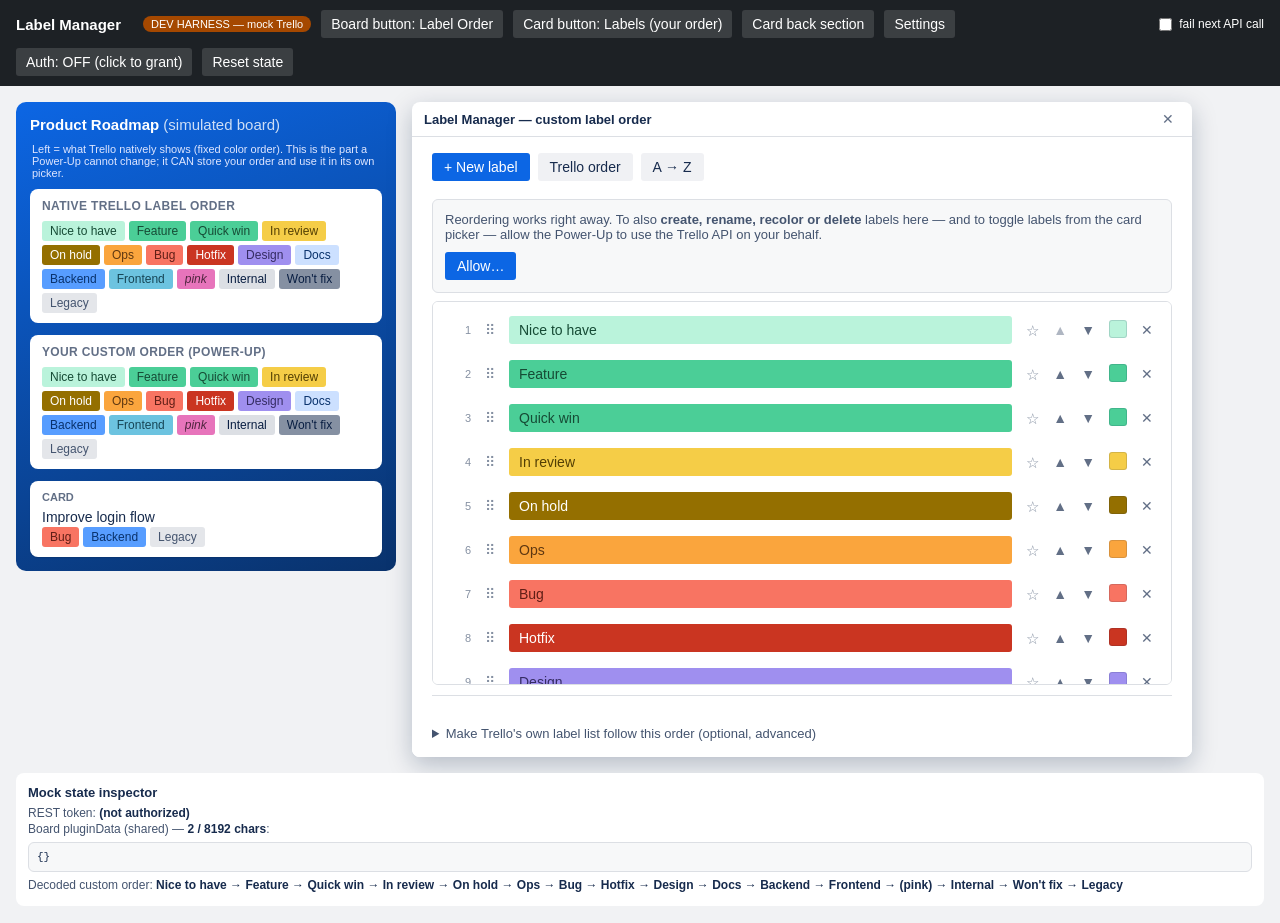
<file: dev/index.html>
<!DOCTYPE html>
<html lang="en">
<head>
  <meta charset="utf-8">
  <title>Label Manager — Dev Harness</title>
  <meta name="viewport" content="width=device-width, initial-scale=1">
  <style>
    * { box-sizing: border-box; }
    body {
      margin: 0;
      font-family: -apple-system, BlinkMacSystemFont, "Segoe UI", Roboto, sans-serif;
      font-size: 14px;
      color: #172b4d;
      background: #f1f2f4;
    }
    header {
      background: #1d2125;
      color: #fff;
      padding: 10px 16px;
      display: flex;
      align-items: center;
      gap: 10px;
      flex-wrap: wrap;
    }
    header h1 { font-size: 15px; margin: 0 12px 0 0; font-weight: 600; }
    header .pill { font-size: 11px; background: #a54800; padding: 2px 8px; border-radius: 10px; }
    header button {
      font: inherit; border: none; border-radius: 3px; padding: 6px 10px; cursor: pointer;
      background: #ffffff22; color: #fff;
    }
    header button:hover { background: #ffffff3b; }
    header label { font-size: 12px; display: inline-flex; gap: 4px; align-items: center; }
    main { display: flex; gap: 16px; padding: 16px; align-items: flex-start; flex-wrap: wrap; }

    /* fake board panel */
    .board {
      flex: 0 0 380px;
      background: linear-gradient(160deg, #0c66e4, #09326c);
      border-radius: 10px;
      padding: 14px;
      color: #fff;
    }
    .board h2 { margin: 0 0 10px; font-size: 15px; }
    .panel {
      background: #fff;
      color: #172b4d;
      border-radius: 8px;
      padding: 10px 12px;
      margin-bottom: 12px;
    }
    .panel h3 { margin: 0 0 8px; font-size: 12px; text-transform: uppercase; letter-spacing: .03em; color: #626f86; }
    .chips { display: flex; flex-wrap: wrap; gap: 4px; }
    .chip {
      display: inline-flex; align-items: center; height: 20px; padding: 0 8px;
      border-radius: 3px; font-size: 12px; font-weight: 500; max-width: 100%;
    }
    .chip span { overflow: hidden; text-overflow: ellipsis; white-space: nowrap; }
    .cardmock { background: #fff; border-radius: 8px; padding: 10px 12px; box-shadow: 0 1px 1px rgba(9,30,66,.25); color: #172b4d; }
    .cardmock .title { font-weight: 500; margin: 6px 0 2px; }
    .note { font-size: 11px; color: #dfe6ff; margin: 4px 2px 10px; }

    /* stage for power-up iframes */
    .stage { flex: 1 1 460px; min-width: 340px; }
    .frame-shell {
      background: #fff; border-radius: 8px; box-shadow: 0 8px 24px rgba(9,30,66,.25);
      overflow: hidden; display: none;
    }
    .frame-shell.open { display: block; }
    .frame-shell.popup { width: 320px; }
    .frame-shell.modal { width: 100%; max-width: 780px; }
    .frame-title {
      display: flex; justify-content: space-between; align-items: center;
      padding: 8px 12px; border-bottom: 1px solid #dcdfe4; font-weight: 600; font-size: 13px;
    }
    .frame-title button { border: none; background: transparent; cursor: pointer; font-size: 14px; color: #626f86; }
    .frame-shell iframe { display: block; width: 100%; border: none; height: 480px; }
    .frame-shell.modal iframe { height: 620px; }

    /* inspector */
    .inspector { flex: 1 1 100%; background: #fff; border-radius: 8px; padding: 12px; }
    .inspector h3 { margin: 0 0 6px; font-size: 13px; }
    .inspector pre {
      background: #f7f8f9; border: 1px solid #dcdfe4; border-radius: 6px;
      padding: 8px; font-size: 11px; overflow: auto; max-height: 140px; margin: 6px 0;
      white-space: pre-wrap; word-break: break-all;
    }
    .kv { font-size: 12px; color: #44546f; margin: 2px 0; }
    .kv b { color: #172b4d; }
  </style>
</head>
<body>
  <header>
    <h1>Label Manager</h1><span class="pill">DEV HARNESS — mock Trello</span>
    <button id="open-manager">Board button: Label Order</button>
    <button id="open-picker">Card button: Labels (your order)</button>
    <button id="open-section">Card back section</button>
    <button id="open-settings">Settings</button>
    <span style="flex:1"></span>
    <label><input type="checkbox" id="fail-next"> fail next API call</label>
    <button id="toggle-auth">Auth: …</button>
    <button id="reset">Reset state</button>
  </header>

  <main>
    <div class="board">
      <h2>Product Roadmap <span style="font-weight:400;opacity:.8">(simulated board)</span></h2>
      <div class="note">Left = what Trello natively shows (fixed color order). This is the part a
        Power-Up cannot change; it CAN store your order and use it in its own picker.</div>
      <div class="panel">
        <h3>Native Trello label order</h3>
        <div class="chips" id="native-chips"></div>
      </div>
      <div class="panel">
        <h3>Your custom order (Power-Up)</h3>
        <div class="chips" id="custom-chips"></div>
      </div>
      <div class="cardmock">
        <h3 style="margin:0;font-size:11px;color:#626f86;text-transform:uppercase">Card</h3>
        <div class="title" id="card-name">…</div>
        <div class="chips" id="card-chips"></div>
      </div>
    </div>

    <div class="stage">
      <div class="frame-shell" id="shell">
        <div class="frame-title"><span id="frame-title-text"></span><button id="frame-close">✕</button></div>
        <iframe id="frame" title="Power-Up iframe"></iframe>
      </div>
    </div>

    <div class="inspector">
      <h3>Mock state inspector</h3>
      <div class="kv">REST token: <b id="ins-token"></b></div>
      <div class="kv">Board pluginData (shared) — <b id="ins-size"></b>:</div>
      <pre id="ins-plugindata"></pre>
      <div class="kv">Decoded custom order: <b id="ins-order"></b></div>
    </div>
  </main>

  <script src="./mock-trello.js"></script>
  <script src="../js/labels.js"></script>
  <script src="../js/order.js"></script>
  <script>
    (function () {
      'use strict';
      var state = window.__MOCK_STATE__;
      var SAVE_KEY = 'lm-mock-state';

      // Restore persisted state (keep object identity — iframes share it).
      try {
        var saved = sessionStorage.getItem(SAVE_KEY);
        if (saved) {
          var parsed = JSON.parse(saved);
          Object.keys(parsed).forEach(function (k) { state[k] = parsed[k]; });
        }
      } catch (e) { /* fresh start */ }

      var refreshTimer = null;
      function notify() {
        if (refreshTimer) clearTimeout(refreshTimer);
        refreshTimer = setTimeout(refresh, 60);
      }

      var shell = document.getElementById('shell');
      var frame = document.getElementById('frame');
      var frameTitle = document.getElementById('frame-title-text');

      function openFrame(url, title, kind) {
        var src = '../' + String(url).replace(/^\.\//, '');
        src += (src.indexOf('?') === -1 ? '?' : '&') + 'mock=1';
        shell.className = 'frame-shell open ' + kind;
        frameTitle.textContent = title;
        frame.src = src;
      }
      function closeFrame() {
        shell.className = 'frame-shell';
        frame.src = 'about:blank';
      }

      window.__MOCK__ = { state: state, notify: notify, openFrame: openFrame, closeFrame: closeFrame };

      /* ---------- rendering ---------- */

      function chip(label, into) {
        var info = window.LM_LABELS.colorInfo(label.color);
        var c = document.createElement('span');
        c.className = 'chip';
        c.style.background = info.bg;
        c.style.color = info.fg;
        var s = document.createElement('span');
        s.textContent = label.name || info.name;
        if (!label.name) s.style.fontStyle = 'italic';
        c.appendChild(s);
        into.appendChild(c);
      }

      function renderChips(id, labels) {
        var box = document.getElementById(id);
        box.textContent = '';
        labels.forEach(function (l) { chip(l, box); });
        if (!labels.length) box.textContent = '—';
      }

      function refresh() {
        try { sessionStorage.setItem(SAVE_KEY, JSON.stringify(state)); } catch (e) {}

        var orderStr = (state.pluginData['board:shared'] || {})[window.LM_ORDER.STORAGE_KEY] || '';
        var native = state.board.labels.slice().sort(window.LM_LABELS.nativeCompare);
        var custom = window.LM_ORDER.applyOrder(state.board.labels, orderStr);
        var onCard = state.board.labels.filter(function (l) { return state.card.idLabels.indexOf(l.id) !== -1; });

        renderChips('native-chips', native);
        renderChips('custom-chips', custom);
        renderChips('card-chips', onCard.slice().sort(window.LM_LABELS.nativeCompare));
        document.getElementById('card-name').textContent = state.card.name;

        document.getElementById('ins-token').textContent = state.token || '(not authorized)';
        document.getElementById('fail-next').checked = !!state.failNext;
        document.getElementById('toggle-auth').textContent = state.token ? 'Auth: ON (click to revoke)' : 'Auth: OFF (click to grant)';
        var pd = JSON.stringify(state.pluginData['board:shared'] || {});
        document.getElementById('ins-plugindata').textContent = pd;
        document.getElementById('ins-size').textContent = pd.length + ' / 8192 chars';
        document.getElementById('ins-order').textContent = custom.map(function (l) {
          return l.name || '(' + window.LM_LABELS.colorInfo(l.color).name + ')';
        }).join('  →  ');

        // Let open Power-Up iframes re-render, like Trello does on data changes.
        try {
          if (frame.contentWindow && typeof frame.contentWindow.__mockRender === 'function') {
            frame.contentWindow.__mockRender();
          }
        } catch (e) { /* frame mid-navigation */ }
      }

      /* ---------- controls ---------- */

      document.getElementById('open-manager').addEventListener('click', function () {
        openFrame('./manager.html', 'Label Manager — custom label order', 'modal');
      });
      document.getElementById('open-picker').addEventListener('click', function () {
        openFrame('./picker.html', 'Labels — your order', 'popup');
      });
      document.getElementById('open-settings').addEventListener('click', function () {
        openFrame('./settings.html', 'Label Manager settings', 'popup');
      });
      document.getElementById('open-section').addEventListener('click', function () {
        openFrame('./card-section.html', 'Labels — your order (card back section)', 'popup');
      });
      document.getElementById('frame-close').addEventListener('click', closeFrame);
      document.getElementById('toggle-auth').addEventListener('click', function () {
        state.token = state.token ? null : 'mock-token-manual';
        notify();
      });
      document.getElementById('fail-next').addEventListener('change', function (e) {
        state.failNext = e.target.checked;
      });
      document.getElementById('reset').addEventListener('click', function () {
        sessionStorage.removeItem(SAVE_KEY);
        window.location.reload();
      });

      refresh();
      openFrame('./manager.html', 'Label Manager — custom label order', 'modal');
    })();
  </script>
</body>
</html>
</file>
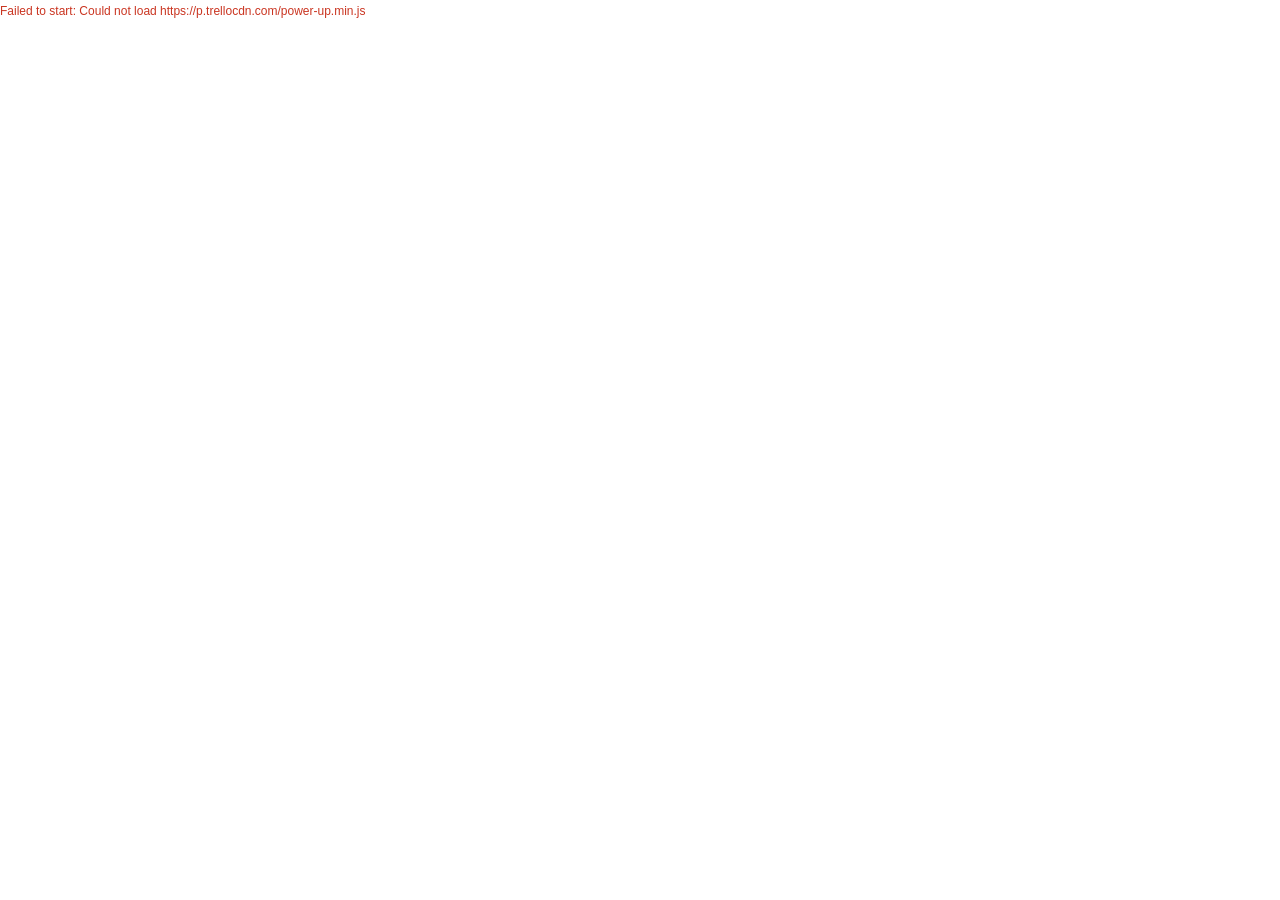
<file: card-section.html>
<!DOCTYPE html>
<html lang="en">
<head>
  <meta charset="utf-8">
  <title>Labels — your order</title>
  <meta name="viewport" content="width=device-width, initial-scale=1">
  <link rel="stylesheet" href="./css/powerup.css?v=5">
</head>
<body class="in-section">
  <div id="root" class="card-section">
    <div id="chips" class="chips-row"></div>
    <div id="status" class="status"></div>
  </div>

  <script src="./js/config.js?v=5"></script>
  <script src="./js/boot.js?v=5"></script>
  <script src="./js/labels.js?v=5"></script>
  <script src="./js/order.js?v=5"></script>
  <script src="./js/card-section.js?v=5"></script>
</body>
</html>
</file>
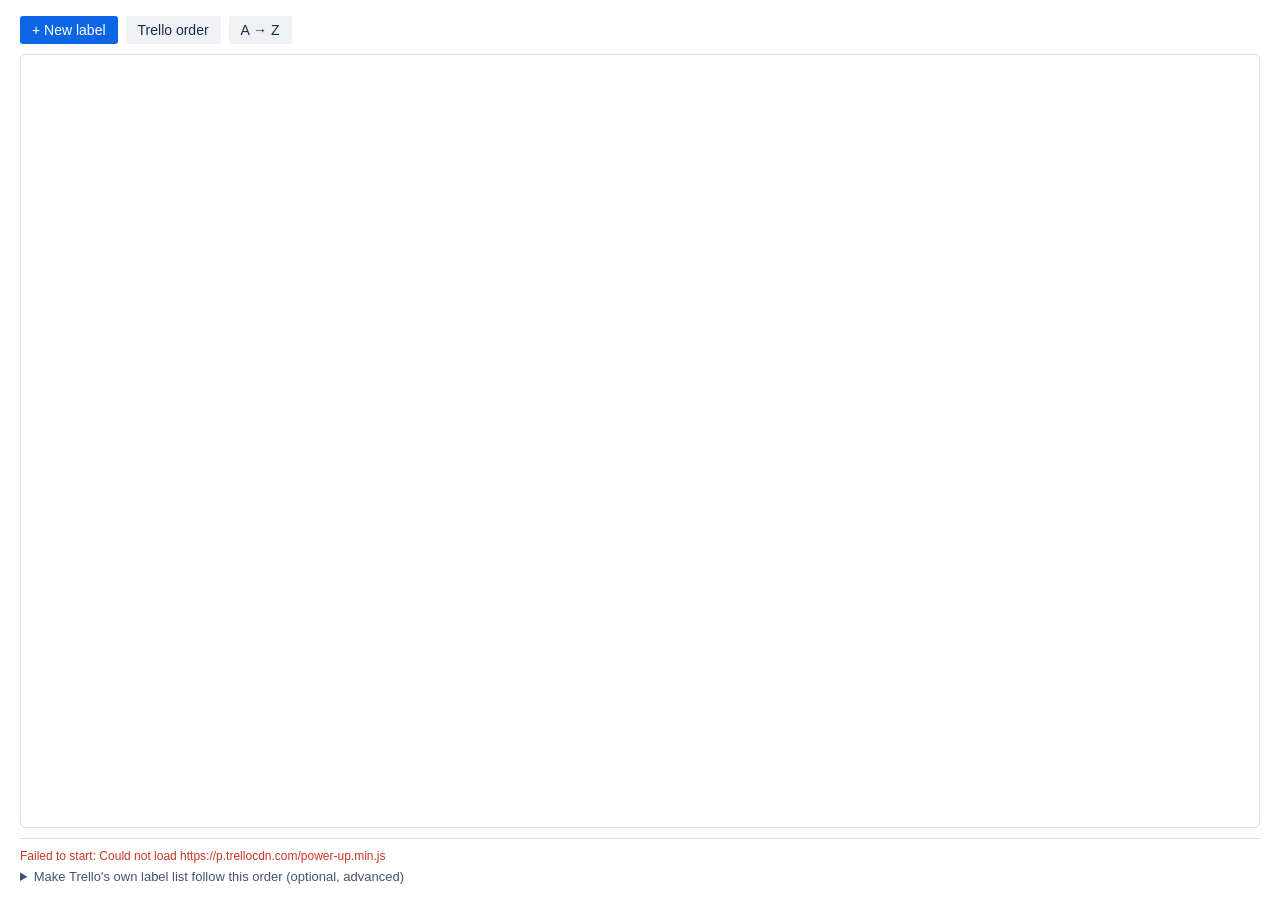
<file: manager.html>
<!DOCTYPE html>
<html lang="en">
<head>
  <meta charset="utf-8">
  <title>Label Manager</title>
  <meta name="viewport" content="width=device-width, initial-scale=1">
  <link rel="stylesheet" href="./css/powerup.css?v=5">
</head>
<body class="in-modal">
  <div class="manager" id="manager">
    <div class="manager-toolbar">
      <button id="btn-new" class="primary" title="Create a new label">+ New label</button>
      <button id="btn-sort-native" title="Arrange the list the way Trello sorts labels natively">Trello order</button>
      <button id="btn-sort-name" title="Arrange the list alphabetically">A → Z</button>
      <span class="spacer"></span>
      <span id="save-status" class="status" role="status"></span>
    </div>

    <div id="auth-panel" class="auth-panel" hidden>
      <p id="auth-text">Reordering works right away. To also <strong>create, rename, recolor or delete</strong>
        labels here — and to toggle labels from the card picker — allow the Power-Up to use
        the Trello API on your behalf.</p>
      <button id="btn-authorize" class="primary">Allow…</button>
    </div>

    <div id="label-list" class="label-list" aria-label="Labels in your custom order"></div>

    <div class="manager-footer">
      <div id="global-status" class="status" role="status"></div>
      <details class="advanced">
        <summary>Make Trello's own label list follow this order (optional, advanced)</summary>
        <div class="body">
          <p>
            Trello's built-in picker and card chips always sort by a fixed color sequence
            (subtle → normal → bold green, then yellow, orange, red, purple, blue, sky, lime, pink,
            black) — no Power-Up can change that screen directly. Two workarounds exist,
            both of which really modify your labels:
          </p>
          <p>
            <strong>1 · Number prefixes</strong> — renames labels like <code>“2· Bug”</code> so that
            name sorting reproduces your order <em>within each color group</em>. (Trello has never
            documented the within-color tie-break; community testing indicates it is by name, but
            verify on your own board.) Automations that match label names may need updating.
          </p>
          <div class="sync-tools">
            <button id="btn-prefix-apply">Add number prefixes</button>
            <button id="btn-prefix-remove">Remove number prefixes</button>
            <span id="sync-status" class="status"></span>
          </div>
          <p style="margin-top:10px">
            <strong>2 · Recolor to match</strong> — reassigns colors following Trello's palette
            sequence so your first 30 labels appear in <em>exactly</em> your custom order everywhere
            in Trello. This overwrites every affected label's color (your previous colors are backed
            up so you can undo), and colorless labels will gain a color, making them visible on card
            fronts.
          </p>
          <div class="sync-tools">
            <button id="btn-recolor-apply">Recolor to match order</button>
            <button id="btn-recolor-undo">Undo recolor</button>
            <span id="recolor-status" class="status"></span>
          </div>
        </div>
      </details>
    </div>
  </div>

  <script src="./js/config.js?v=5"></script>
  <script src="./js/boot.js?v=5"></script>
  <script src="./js/labels.js?v=5"></script>
  <script src="./js/order.js?v=5"></script>
  <script src="./js/api.js?v=5"></script>
  <script src="./js/manager.js?v=5"></script>
</body>
</html>
</file>
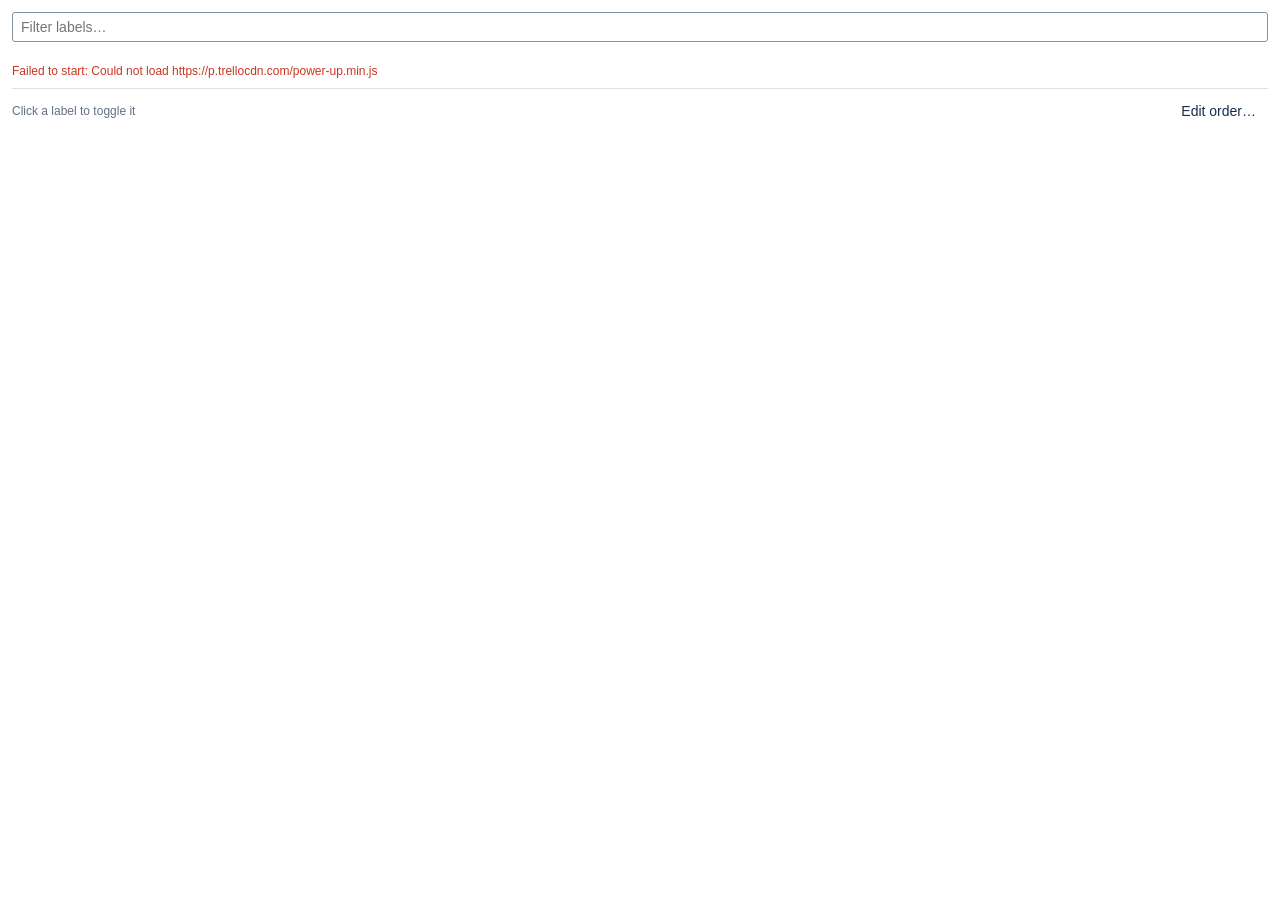
<file: picker.html>
<!DOCTYPE html>
<html lang="en">
<head>
  <meta charset="utf-8">
  <title>Labels — your order</title>
  <meta name="viewport" content="width=device-width, initial-scale=1">
  <link rel="stylesheet" href="./css/powerup.css?v=5">
</head>
<body>
  <div class="picker" id="picker">
    <input type="search" id="filter" placeholder="Filter labels…" autocomplete="off">
    <div id="auth-panel" class="auth-panel" hidden>
      <p>To toggle labels from here, allow the Power-Up to use the Trello API on your behalf (one time).</p>
      <button id="btn-authorize" class="primary">Allow…</button>
    </div>
    <div id="list" class="picker-list" aria-label="Labels in your custom order"></div>
    <div id="status" class="status" role="status"></div>
    <div class="picker-footer">
      <span class="muted">Click a label to toggle it</span>
      <button id="btn-manage" class="subtle">Edit order…</button>
    </div>
  </div>

  <script src="./js/config.js?v=5"></script>
  <script src="./js/boot.js?v=5"></script>
  <script src="./js/labels.js?v=5"></script>
  <script src="./js/order.js?v=5"></script>
  <script src="./js/api.js?v=5"></script>
  <script src="./js/picker.js?v=5"></script>
</body>
</html>
</file>
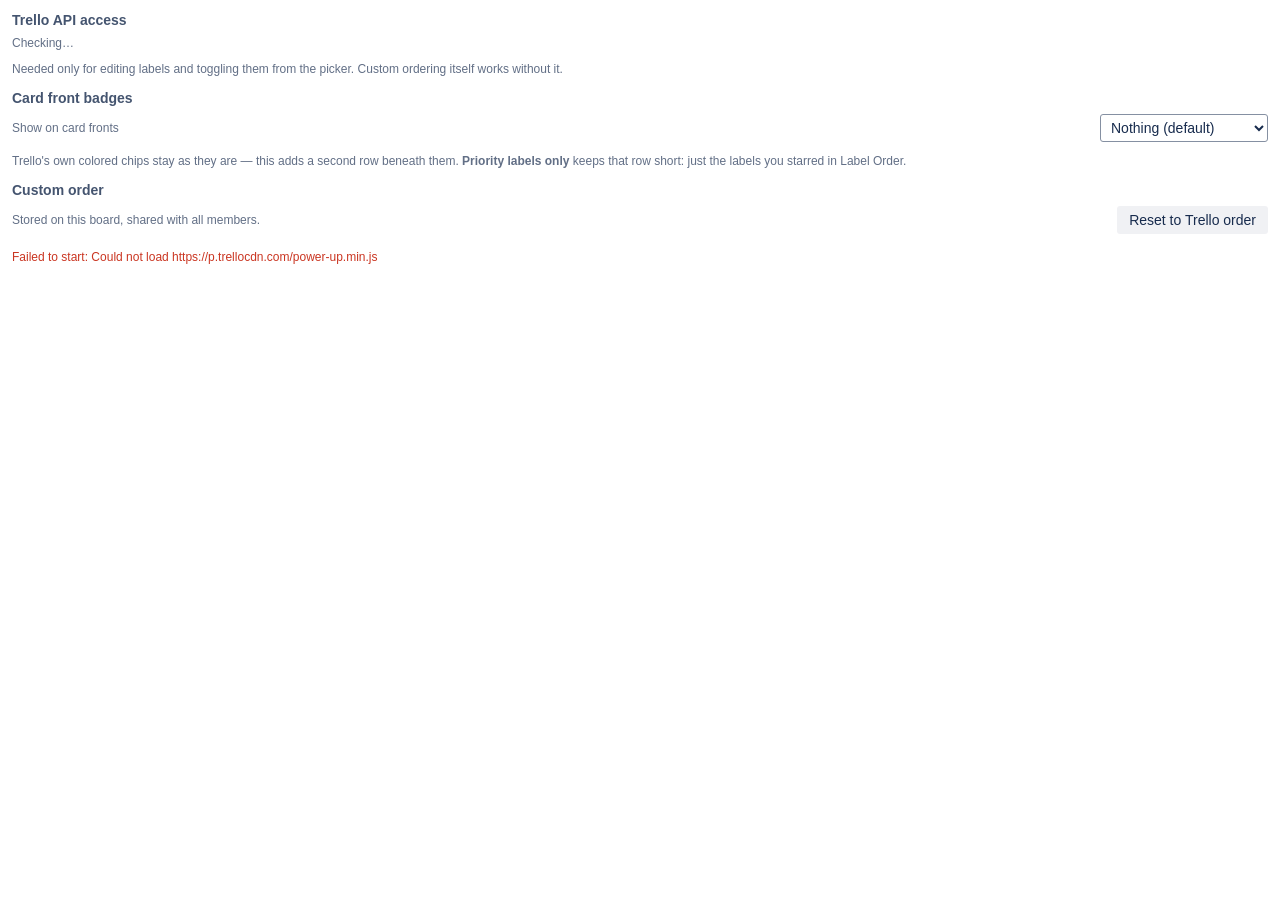
<file: settings.html>
<!DOCTYPE html>
<html lang="en">
<head>
  <meta charset="utf-8">
  <title>Label Manager settings</title>
  <meta name="viewport" content="width=device-width, initial-scale=1">
  <link rel="stylesheet" href="./css/powerup.css?v=5">
</head>
<body>
  <div class="settings" id="settings">
    <section>
      <h3>Trello API access</h3>
      <div class="rowline">
        <span id="auth-state" class="muted">Checking…</span>
        <span>
          <button id="btn-authorize" class="primary" hidden>Allow…</button>
          <button id="btn-revoke" hidden>Disconnect</button>
        </span>
      </div>
      <p class="muted" id="auth-help">Needed only for editing labels and toggling them from the picker.
        Custom ordering itself works without it.</p>
    </section>
    <section>
      <h3>Card front badges</h3>
      <div class="rowline">
        <span class="muted">Show on card fronts</span>
        <select id="sel-badges">
          <option value="off">Nothing (default)</option>
          <option value="priority">Priority labels only</option>
          <option value="all">All labels, in my order</option>
        </select>
      </div>
      <p class="muted">Trello's own colored chips stay as they are — this adds a second row
        beneath them. <strong>Priority labels only</strong> keeps that row short: just the
        labels you starred in Label Order.</p>
    </section>
    <section>
      <h3>Custom order</h3>
      <div class="rowline">
        <span class="muted">Stored on this board, shared with all members.</span>
        <button id="btn-clear-order">Reset to Trello order</button>
      </div>
    </section>
    <div id="status" class="status" role="status"></div>
  </div>

  <script src="./js/config.js?v=5"></script>
  <script src="./js/boot.js?v=5"></script>
  <script src="./js/labels.js?v=5"></script>
  <script src="./js/order.js?v=5"></script>
  <script src="./js/api.js?v=5"></script>
  <script src="./js/settings.js?v=5"></script>
</body>
</html>
</file>
<file: css/powerup.css>
/* Label Manager — shared styles for popup/modal iframes.
   Sized to feel native inside Trello: 14px base, compact controls. */

* { box-sizing: border-box; }

html, body {
  margin: 0;
  padding: 0;
  font-family: -apple-system, BlinkMacSystemFont, "Segoe UI", Roboto, "Noto Sans", Ubuntu, sans-serif;
  font-size: 14px;
  color: #172b4d;
  background: #ffffff;
}

body { padding: 12px; }
body.in-modal { padding: 16px 20px 12px; height: 100vh; overflow: hidden; }

h3 { margin: 0 0 8px; font-size: 14px; font-weight: 600; color: #44546f; }

.muted { color: #626f86; font-size: 12px; }
.nowrap { white-space: nowrap; }

/* ---------- Buttons ---------- */

button {
  font: inherit;
  border: none;
  border-radius: 3px;
  padding: 6px 12px;
  cursor: pointer;
  background: #091e420f;
  color: #172b4d;
}
button:hover { background: #091e4224; }
button:disabled { opacity: .5; cursor: default; }
button.primary { background: #0c66e4; color: #fff; }
button.primary:hover { background: #0055cc; }
button.danger { background: #ca3521; color: #fff; }
button.danger:hover { background: #ae2a19; }
button.subtle { background: transparent; }
button.subtle:hover { background: #091e420f; }
button.icon-btn {
  padding: 4px 6px;
  line-height: 1;
  background: transparent;
  color: #626f86;
}
button.icon-btn:hover { background: #091e4224; color: #172b4d; }

input[type="text"], input[type="search"] {
  font: inherit;
  width: 100%;
  padding: 6px 8px;
  border: 1px solid #8590a2;
  border-radius: 3px;
  outline: none;
}
input[type="text"]:focus, input[type="search"]:focus { border-color: #0c66e4; box-shadow: 0 0 0 1px #0c66e4; }

/* ---------- Label chip ---------- */

.chip {
  display: inline-flex;
  align-items: center;
  min-width: 48px;
  max-width: 100%;
  height: 28px;
  padding: 0 10px;
  border-radius: 3px;
  font-weight: 500;
  overflow: hidden;
}
.chip .chip-text {
  overflow: hidden;
  text-overflow: ellipsis;
  white-space: nowrap;
}
.chip.small { height: 22px; font-size: 12px; padding: 0 8px; min-width: 36px; }

/* ---------- Status / toast line ---------- */

.status {
  min-height: 18px;
  font-size: 12px;
  color: #626f86;
  padding: 2px 0;
}
.status.error { color: #ca3521; font-weight: 500; }
.status.ok { color: #1f845a; }

/* ---------- Auth panel ---------- */

.auth-panel {
  background: #f7f8f9;
  border: 1px solid #dcdfe4;
  border-radius: 6px;
  padding: 12px;
  margin: 8px 0;
}
.auth-panel p { margin: 0 0 10px; font-size: 13px; color: #44546f; }

/* ---------- Manager (modal) layout ---------- */

.manager {
  display: flex;
  flex-direction: column;
  height: 100%;
  min-height: 0;
}
.manager-toolbar {
  display: flex;
  gap: 8px;
  align-items: center;
  flex-wrap: wrap;
  padding-bottom: 10px;
}
.manager-toolbar .spacer { flex: 1; }

.label-list {
  flex: 1;
  min-height: 0;
  overflow-y: auto;
  border: 1px solid #dcdfe4;
  border-radius: 6px;
  padding: 6px;
  position: relative;
  background: #fff;
}

.row {
  display: flex;
  align-items: center;
  gap: 8px;
  height: 44px;
  padding: 0 6px;
  border-radius: 4px;
  background: #fff;
  position: relative;
  transition: transform 140ms ease;
  user-select: none;
}
.row:hover { background: #f7f8f9; }
.row.dragging {
  transition: none;
  z-index: 10;
  background: #fff;
  box-shadow: 0 4px 12px rgba(9, 30, 66, .25);
}
.row .index {
  width: 26px;
  text-align: right;
  font-size: 11px;
  color: #8590a2;
  flex: none;
  font-variant-numeric: tabular-nums;
}
.row .handle {
  flex: none;
  width: 22px;
  height: 28px;
  display: flex;
  align-items: center;
  justify-content: center;
  color: #8590a2;
  cursor: grab;
  border-radius: 3px;
  touch-action: none;
}
.row .handle:hover { background: #091e4224; color: #172b4d; }
.row.dragging .handle { cursor: grabbing; }
.row .chip { flex: 1 1 auto; min-width: 0; cursor: default; }
.row .row-actions { display: flex; gap: 2px; flex: none; }

.row.editing { background: #f7f8f9; }
.row.editing input[type="text"] { flex: 1; }

.drop-hint {
  border-top: 2px solid #0c66e4;
}

/* ---------- Color picker popover ---------- */

.color-pop {
  position: absolute;
  z-index: 30;
  background: #fff;
  border: 1px solid #dcdfe4;
  border-radius: 6px;
  box-shadow: 0 8px 16px rgba(9, 30, 66, .25);
  padding: 8px;
  width: 232px;
}
.color-grid {
  display: grid;
  grid-template-columns: repeat(3, 1fr);
  gap: 4px;
}
.color-swatch {
  height: 26px;
  border-radius: 3px;
  cursor: pointer;
  border: 2px solid transparent;
  padding: 0;
}
.color-swatch:hover { filter: brightness(.94); }
.color-swatch.selected { border-color: #172b4d; }
.color-pop .no-color-btn {
  width: 100%;
  margin-top: 6px;
}

/* ---------- Picker (popup) layout ---------- */

.picker { display: flex; flex-direction: column; gap: 8px; }
.picker-list {
  max-height: 292px;
  overflow-y: auto;
  display: flex;
  flex-direction: column;
  gap: 4px;
  padding: 2px;
}
.pick-row {
  display: flex;
  align-items: center;
  gap: 8px;
  border: none;
  background: transparent;
  padding: 2px 4px;
  border-radius: 4px;
  cursor: pointer;
  width: 100%;
  text-align: left;
}
.pick-row:hover { background: #091e420f; }
.pick-row .chip { flex: 1 1 auto; min-width: 0; }
.pick-row .check {
  flex: none;
  width: 20px;
  text-align: center;
  color: #1f845a;
  font-weight: 700;
  visibility: hidden;
}
.pick-row.on .check { visibility: visible; }
.pick-row.busy { opacity: .55; pointer-events: none; }

.picker-footer {
  display: flex;
  justify-content: space-between;
  align-items: center;
  border-top: 1px solid #dcdfe4;
  padding-top: 8px;
}

/* ---------- Priority stars ---------- */

button.icon-btn.star { color: #8590a2; font-size: 15px; }
button.icon-btn.star.on { color: #e2b203; }
button.icon-btn.star:hover { color: #b38600; }

.chip.is-priority { box-shadow: 0 0 0 2px #e2b203; }
.chip-divider {
  display: inline-block;
  width: 1px;
  height: 18px;
  background: #dcdfe4;
  margin: 0 4px;
}

select {
  font: inherit;
  padding: 4px 6px;
  border: 1px solid #8590a2;
  border-radius: 3px;
  background: #fff;
  color: #172b4d;
}

/* ---------- Card back section ---------- */

body.in-section { padding: 0; background: transparent; }
.card-section { padding: 2px 0 4px; }
.chips-row { display: flex; flex-wrap: wrap; gap: 4px; align-items: center; }

/* ---------- Settings ---------- */

.settings section { margin-bottom: 14px; }
.settings .rowline { display: flex; align-items: center; gap: 8px; justify-content: space-between; }

/* ---------- Prefix sync section (manager footer) ---------- */

.manager-footer {
  border-top: 1px solid #dcdfe4;
  margin-top: 10px;
  padding-top: 8px;
}
.sync-tools { display: flex; gap: 8px; align-items: center; flex-wrap: wrap; }
details.advanced summary {
  cursor: pointer;
  color: #44546f;
  font-size: 13px;
  font-weight: 500;
  padding: 4px 0;
}
details.advanced .body { padding: 6px 0 2px; }
details.advanced p { margin: 4px 0 8px; font-size: 12px; color: #626f86; }

.empty-state {
  text-align: center;
  color: #626f86;
  padding: 32px 12px;
}
</file>
